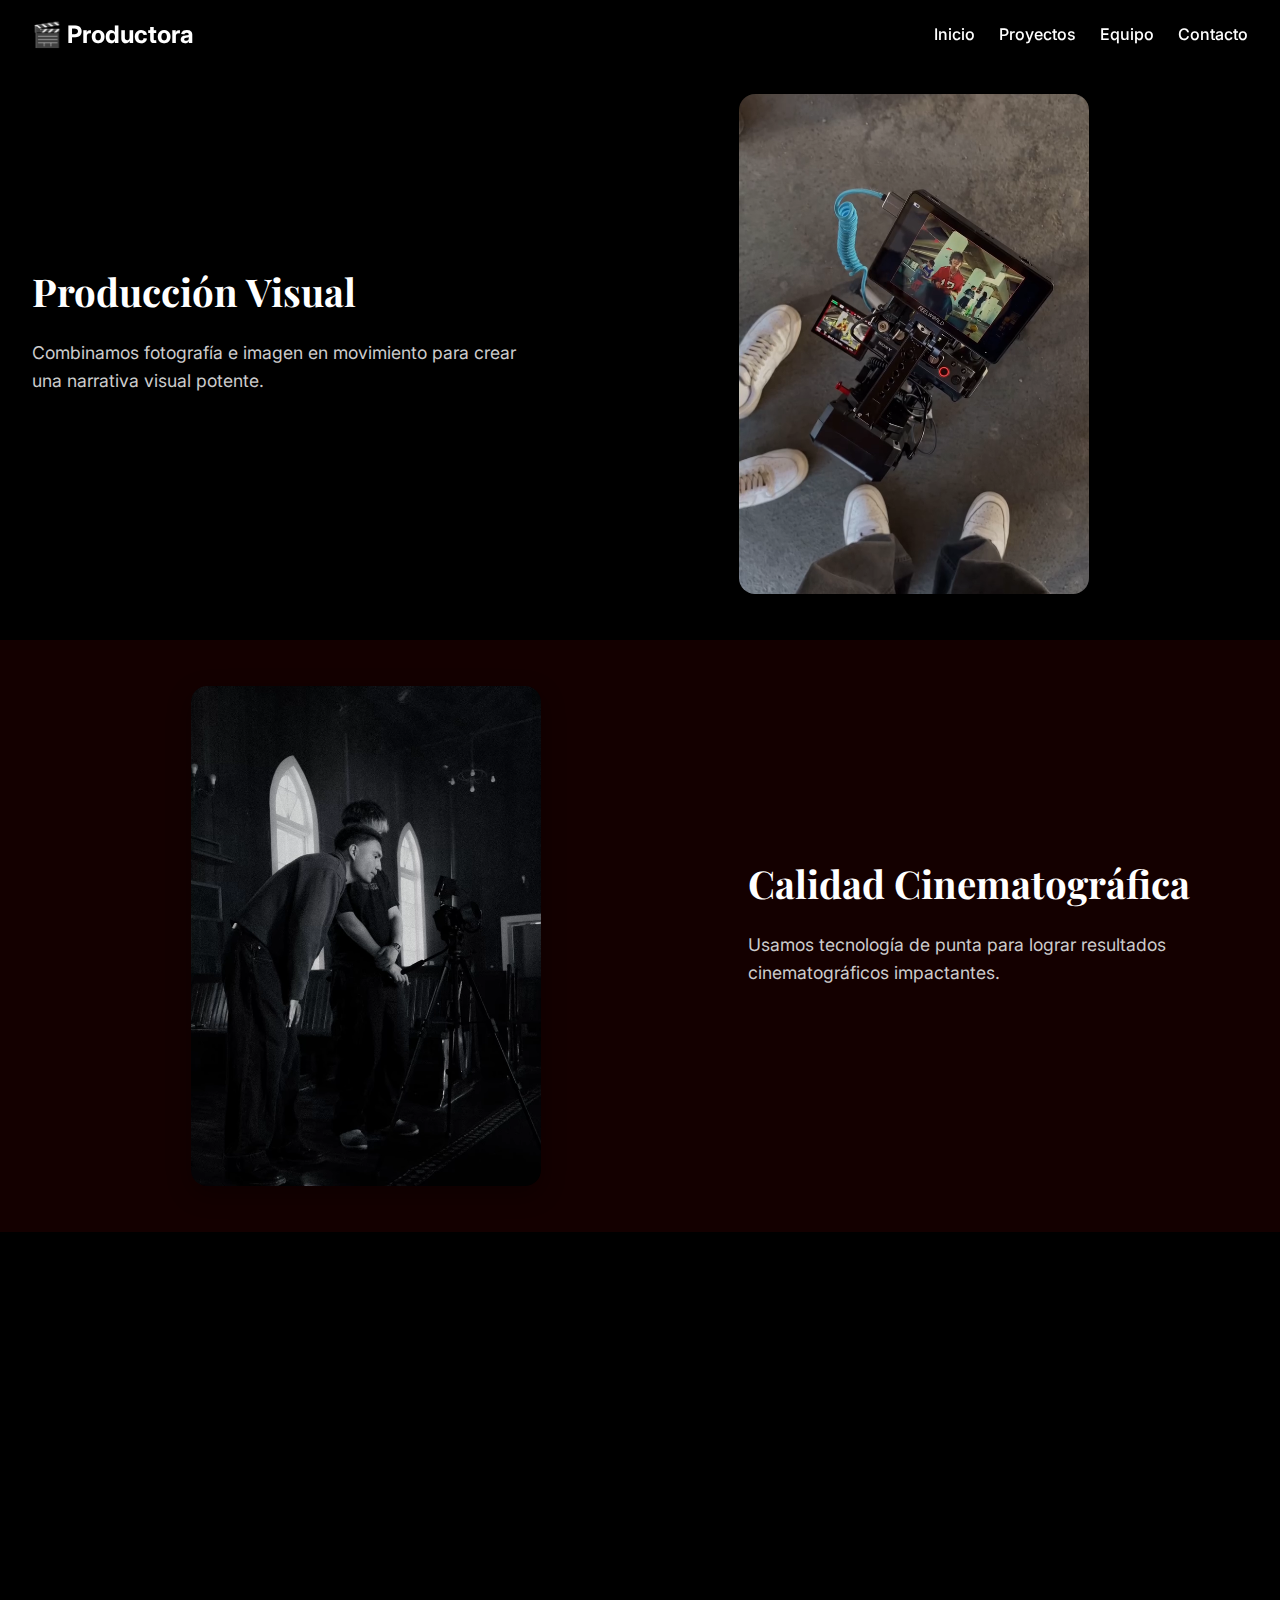
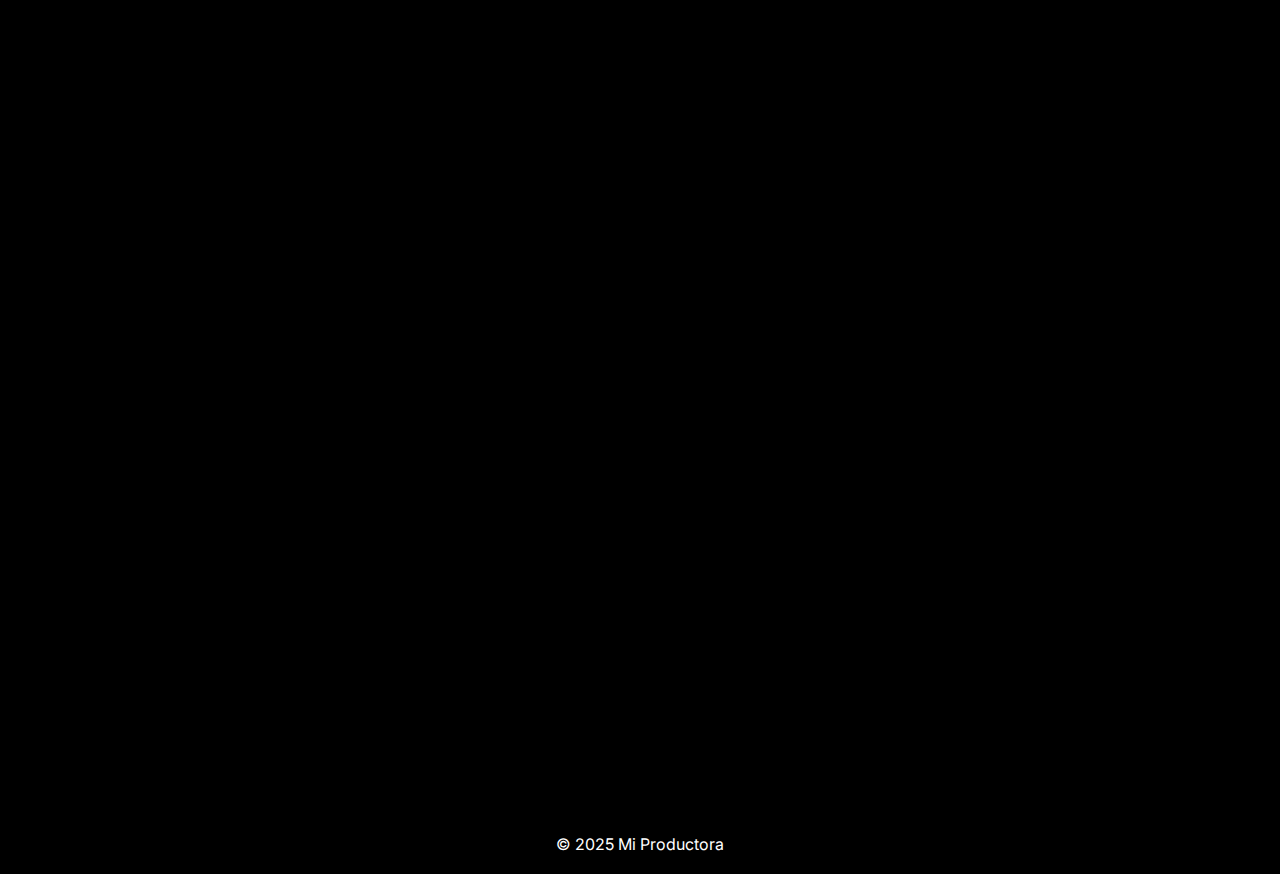
<file: about.html>
<!DOCTYPE html>
<html lang="es">
<head>
  <meta charset="UTF-8" />
  <meta name="viewport" content="width=device-width, initial-scale=1.0"/>
  <title>Equipo | Productora</title>
  <link href="https://fonts.googleapis.com/css2?family=Playfair+Display:wght@400;700&family=Inter:wght@400;600&display=swap" rel="stylesheet">
  <style>
    * {
      box-sizing: border-box;
      margin: 0; padding: 0;
    }

    body {
      font-family: 'Inter', sans-serif;
      background-color: black;
      color: white;
      line-height: 1.6;
      min-height: 100vh;
      display: flex;
      flex-direction: column;
    }

    .navbar {
      background-color: rgba(0, 0, 0, 0.7);
      display: flex;
      justify-content: space-between;
      align-items: center;
      padding: 1rem 2rem;
      position: fixed;
      width: 100%;
      z-index: 100;
    }

    .logo {
      font-size: 1.5rem;
      font-weight: bold;
    }

    .navbar ul {
      list-style: none;
      display: flex;
      gap: 1.5rem;
    }

    .navbar a {
      text-decoration: none;
      color: white;
      font-weight: 500;
      transition: color 0.3s;
    }

    .navbar a:hover {
      color: #ff3b3f;
    }
    main {
      margin-top: 3rem;
      flex: 1;
    }

    .section {
      min-height: 550px;
      background-color: rgba(0, 0, 0, 0.9);
      display: flex;
      align-items: center;
      justify-content: center;
      padding: 6rem 2rem;
      gap: 3rem;
      flex-wrap: wrap;
      opacity: 0;
      transform: translateY(20px);
      transition: opacity 1.2s ease-out, transform 1.6s ease-out;
    }

    /* Alterna dirección y fondo en secciones pares */
    .section:nth-child(even) {
      flex-direction: row-reverse;
      background-color: rgba(255, 0, 0, 0.08);
    }

    .section.visible {
      opacity: 1;
      transform: translateY(0);
    }

    .text-content {
      flex: 1 1 400px;
      max-width: 500px;
    }

    .text-content h2 {
      font-family: 'Playfair Display', serif;
      font-size: 2.4rem;
      margin-bottom: 1rem;
      color: white;
    }

    .text-content p {
      font-size: 1.1rem;
      margin-bottom: 2rem;
      color: #ccc;
    }

    .media-content {
      flex: 1 1 400px;
      display: flex;
      justify-content: center;
      align-items: center;
      min-height: 300px;
      max-height: 400px;
    }

    .media-content img,
    .media-content video {
      width: 100%;
      max-width: 400px;
      height: 100%;
      object-fit: cover;
      border-radius: 16px;
      box-shadow: 0 8px 24px rgba(0, 0, 0, 0.3);
      display: block;
    }

    footer {
      background: rgba(0, 0, 0, 0.7);
      text-align: center;
      padding: 1rem;
      margin-top: auto;
    }

    @media (max-width: 768px) {
      .section {
        flex-direction: column !important;
        text-align: center;
      }
      .text-content {
        max-width: 90%;
      }
      .media-content {
        max-width: 90%;
        min-height: auto;
        max-height: 300px;
      }
          footer {
      background: rgba(0, 0, 0, 0.7);
      text-align: center;
      padding: 1rem;
    }
      .navbar {
        flex-direction: column;
        align-items: flex-start;
      }

      .navbar ul {
        flex-direction: column;
        width: 100%;
      }
    }
  </style>
</head>
<body>
  <header class="navbar">
    <div class="logo">🎬 Productora</div>
    <nav>
      <ul>
        <li><a href="index.html">Inicio</a></li>
        <li><a href="proyectos.html">Proyectos</a></li>
        <li><a href="about.html">Equipo</a></li>
        <li><a href="contacto.html">Contacto</a></li>
      </ul>
    </nav>
  </header>
  <main>
    <!-- Sección 1 -->
    <section class="section">
      <div class="text-content">
        <h2>Producción Visual</h2>
        <p>Combinamos fotografía e imagen en movimiento para crear una narrativa visual potente.</p>
      </div>
      <div class="media-content" id="carousel1"></div>
    </section>

    <!-- Sección 2 -->
    <section class="section">
      <div class="text-content">
        <h2>Calidad Cinematográfica</h2>
        <p>Usamos tecnología de punta para lograr resultados cinematográficos impactantes.</p>
      </div>
      <div class="media-content" id="carousel2"></div>
    </section>

    <!-- Sección 3 -->
    <section class="section">
      <div class="text-content">
        <h2>Movilidad y Técnica</h2>
        <p>Capturamos desde múltiples ángulos gracias a estabilizadores, drones y lentes especiales.</p>
      </div>
      <div class="media-content" id="carousel3"></div>
    </section>

    <!-- Sección 4 -->
    <section class="section">
      <div class="text-content">
        <h2>Ambientes Inmersivos</h2>
        <p>Utilizamos iluminación y efectos como humo para reforzar la atmósfera de cada escena.</p>
      </div>
      <div class="media-content" id="carousel4"></div>
    </section>
  </main>

  <footer>
    &copy; 2025 Mi Productora
  </footer>

  <script>
    // Carruseles
    const carousels = [
      {
        id: "carousel1",
        files: [
          "images/equipo/equipo4.mp4",
          "images/equipo/equipo5.mp4",
          "images/equipo/equipo10.mp4",
          "images/equipo/equipo14.mp4",
          "images/equipo/equipo3.jpg"
        ]
      },
      {
        id: "carousel2",
        files: [
          "images/equipo/equipo6.mp4",
          "images/equipo/equipo7.mp4",
          "images/equipo/equipo8.mp4",
          "images/equipo/equipo9.mp4",
          "images/equipo/equipo11.mp4"
        ]
      },
      {
        id: "carousel3",
        files: [
          "images/equipo/equipo12.mp4",
          "images/equipo/equipo13.mp4",
          "images/equipo/equipo15.mp4",
          "images/equipo/equipo2.jpg",
          "images/equipo/equipo16.mp4"
        ]
      },
      {
        id: "carousel4",
        files: [
          "images/equipo/equipo17.mp4",
          "images/equipo/equipo18.mp4",
          "images/equipo/equipo19.mp4",
          "images/equipo/equipo1.jpg",
          "images/equipo/equipo20.mp4",
          "images/equipo/equipo21.mp4"
        ]
      }
    ];

    carousels.forEach(c => {
      const container = document.getElementById(c.id);
      let index = 0;

      function showMedia(src) {
        const ext = src.split('.').pop().toLowerCase();
        const media = (ext === 'mp4') ? document.createElement('video') : document.createElement('img');

        if (ext === 'mp4') {
          media.src = src;
          media.autoplay = true;
          media.loop = true;
          media.muted = true;
          media.playsInline = true;
        } else {
          media.src = src;
          media.alt = "Slide";
        }

        media.style.width = "350px";
        media.style.height = "500px";
        media.style.objectFit = "cover";

        container.innerHTML = '';
        container.appendChild(media);
      }

      showMedia(c.files[index]);
      index = (index + 1) % c.files.length;

      setInterval(() => {
        showMedia(c.files[index]);
        index = (index + 1) % c.files.length;
      }, 6000);
    });

    // Animación al hacer scroll
    const observer = new IntersectionObserver(entries => {
      entries.forEach(entry => {
        if (entry.isIntersecting) {
          entry.target.classList.add('visible');
          observer.unobserve(entry.target); // animar solo una vez
        }
      });
    }, { threshold: 0.1 });

    document.querySelectorAll('.section').forEach(section => {
      observer.observe(section);
    });
  </script>

</body>
</html>
</file>
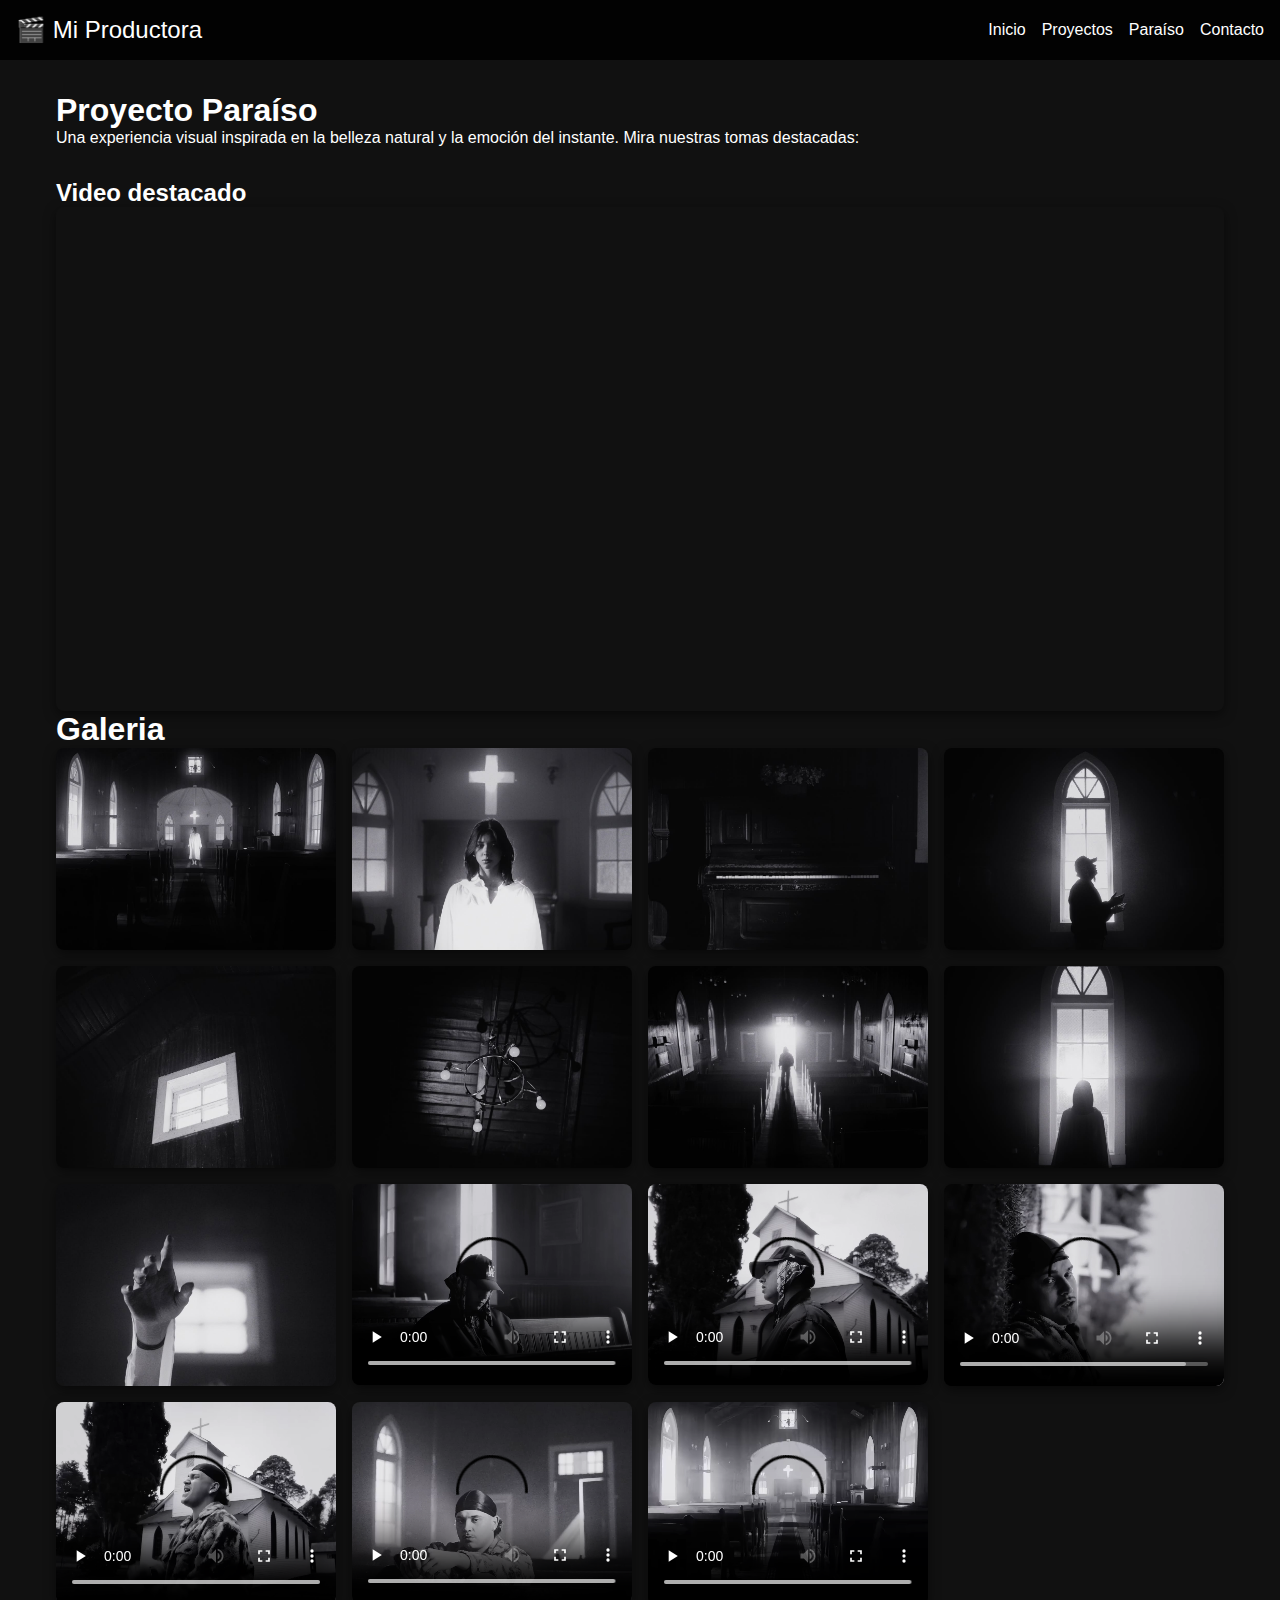
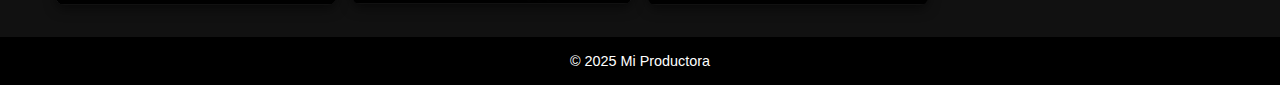
<file: paraiso.html>
<!DOCTYPE html>
<html lang="es">
<head>
  <meta charset="UTF-8" />
  <meta name="viewport" content="width=device-width, initial-scale=1.0" />
  <title>Paraiso | Mi Productora</title>
  <link rel="stylesheet" href="style.css" />
  <style>
    body {
      margin: 0;
      font-family: 'Segoe UI', sans-serif;
      background-color: #111;
      color: white;
    }

    header {
      padding: 1rem;
      background-color: rgba(0, 0, 0, 0.85);
      display: flex;
      justify-content: space-between;
      align-items: center;
    }

    header .logo {
      font-size: 1.5rem;
    }

    nav ul {
      list-style: none;
      display: flex;
      gap: 1rem;
    }

    nav ul li a {
      text-decoration: none;
      color: white;
    }

    .content {
      max-width: 1200px;
      margin: auto;
      padding: 2rem 1rem;
    }

    .gallery {
      display: grid;
      grid-template-columns: repeat(auto-fit, minmax(250px, 1fr));
      gap: 1rem;
    }

    .gallery img,
    .gallery video,
    .youtube-video {
      width: 100%;
      border-radius: 8px;
      box-shadow: 0 4px 12px rgba(0,0,0,0.5);
    }

    .youtube-video iframe {
      width: 100%;
      height: 315px;
      border: none;
      border-radius: 8px;
    }

    @media (min-width: 768px) {
      .youtube-video iframe {
        height: 500px;
      }
    }
  </style>
</head>
<body>
  <header>
    <div class="logo">🎬 Mi Productora</div>
    <nav>
      <ul>
        <li><a href="index.html">Inicio</a></li>
        <li><a href="proyectos.html">Proyectos</a></li>
        <li><a href="paraiso.html">Paraíso</a></li>
        <li><a href="contacto.html">Contacto</a></li>
      </ul>
    </nav>
  </header>

  <div class="content">
    <h1>Proyecto Paraíso</h1>
    <p>Una experiencia visual inspirada en la belleza natural y la emoción del instante. Mira nuestras tomas destacadas:</p>
    <h2 style="margin-top: 2rem;">Video destacado</h2>
    <div class="youtube-video">
        <iframe width="560" height="315" src="https://www.youtube.com/embed/nzbktftK69Y?si=5lrVEWvQIx0AgUvI" title="YouTube video player" frameborder="0" allow="accelerometer; autoplay; clipboard-write; encrypted-media; gyroscope; picture-in-picture; web-share" referrerpolicy="strict-origin-when-cross-origin" allowfullscreen></iframe>
    </div>
  <div><h1>Galeria</h1></div>
    <div class="gallery">
      <img src="images/paraiso/paraiso1.jpeg" alt="Escena 1 de Paraíso" />
      <img src="images/paraiso/paraiso2.jpeg" alt="Escena 2 de Paraíso" />
      <img src="images/paraiso/paraiso3.jpeg" alt="Escena 2 de Paraíso" />
      <img src="images/paraiso/paraiso4.jpeg" alt="Escena 2 de Paraíso" />
      <img src="images/paraiso/paraiso5.jpeg" alt="Escena 2 de Paraíso" />
      <img src="images/paraiso/paraiso6.jpeg" alt="Escena 2 de Paraíso" />
      <img src="images/paraiso/paraiso7.jpeg" alt="Escena 2 de Paraíso" />
      <img src="images/paraiso/paraiso8.jpeg" alt="Escena 2 de Paraíso" />
      <img src="images/paraiso/paraiso9.jpeg" alt="Escena 2 de Paraíso" />
      <video controls>
        <source src="images/paraiso/paraiso10.mp4" type="video/mp4" />
        Tu navegador no soporta el video.
      </video>
      <video controls>
        <source src="images/paraiso/paraiso11.mp4" type="video/mp4" />
        Tu navegador no soporta el video.
      </video>
      <video controls>
        <source src="images/paraiso/paraiso12.mp4" type="video/mp4" />
        Tu navegador no soporta el video.
      </video>
      <video controls>
        <source src="images/paraiso/paraiso13.mp4" type="video/mp4" />
        Tu navegador no soporta el video.
      </video>
      <video controls>
        <source src="images/paraiso/paraiso14.mp4" type="video/mp4" />
        Tu navegador no soporta el video.
      </video>
      <video controls>
        <source src="images/paraiso/paraiso15.mp4" type="video/mp4" />
        Tu navegador no soporta el video.
      </video>
    </div>


  </div>

  <footer style="text-align:center; padding: 1rem; background:#000;">
    <p>&copy; 2025 Mi Productora</p>
  </footer>
</body>
</html>
</file>
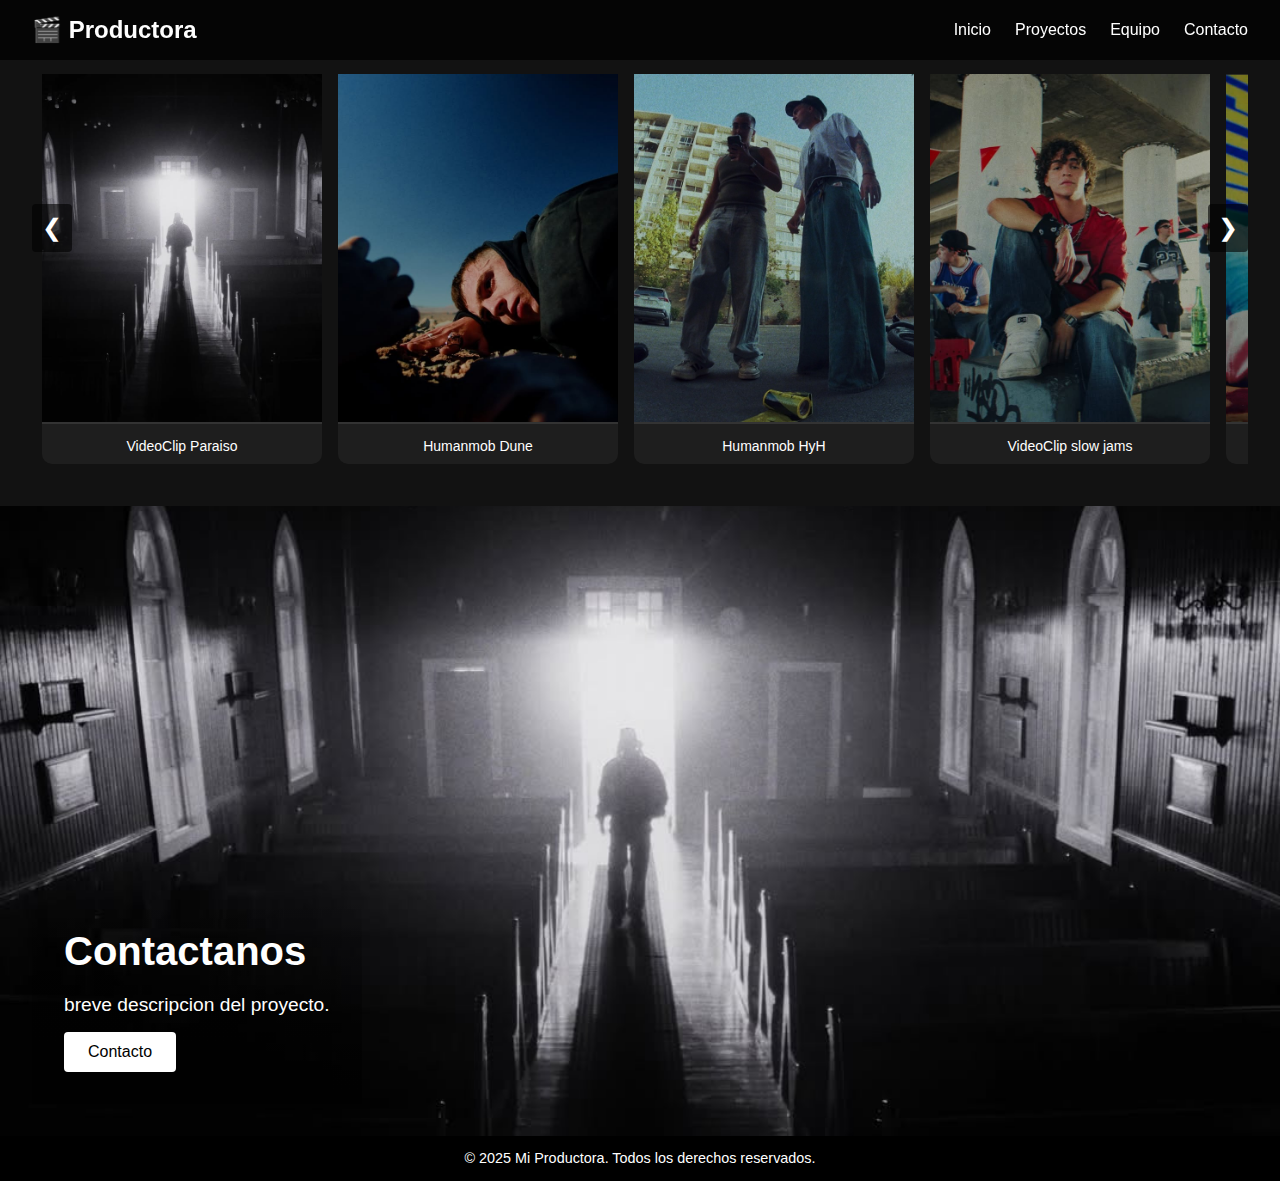
<file: proyectos.html>
<!DOCTYPE html>
<html lang="es">
<head>
  <meta charset="UTF-8" />
  <meta name="viewport" content="width=device-width, initial-scale=1.0"/>
  <title>Proyectos | Productora</title>
  <link rel="stylesheet" href="style.css" />
  <style>
    body {
      margin: 0;
      font-family: 'Segoe UI', sans-serif;
      background-color: #111;
      color: white;
    }

    .navbar {
      background-color: rgba(0, 0, 0, 0.7);
      display: flex;
      justify-content: space-between;
      align-items: center;
      padding: 1rem 2rem;
      position: fixed;
      width: 100%;
      z-index: 100;
    }

    .logo {
      font-size: 1.5rem;
      font-weight: bold;
    }

    .navbar ul {
      list-style: none;
      display: flex;
      gap: 1.5rem;
    }

    .navbar a {
      text-decoration: none;
      color: white;
      font-weight: 500;
      transition: color 0.3s;
    }

    .navbar a:hover {
      color: #ff3b3f;
    }

    .hero-banner {
      position: relative;
      height: 70vh;
      background-image: url('images/paraiso/paraiso7.jpeg');
      background-size: cover;
      background-position: center;
      display: flex;
      align-items: flex-end;
      padding: 2em;
    }

    .hero-content {
      background: linear-gradient(to top, rgba(0, 0, 0, 0.7), transparent);
      padding: 2em;
    }

    .hero-content h1 {
      font-size: 2.5em;
      margin-bottom: 0.5em;
    }

    .hero-content p {
      font-size: 1.2em;
    }

    .play-button {
      background-color: white;
      color: black;
      padding: 0.7em 1.5em;
      font-size: 1em;
      border: none;
      border-radius: 4px;
      cursor: pointer;
      margin-top: 1em;
    }

    /* CARRUSEL */
    .carousel-container {
      padding: 2em;
      background: #121212;
      text-align: center;
    }

    .carousel-wrapper {
      margin-top: 2rem;
      position: relative;
      overflow: hidden;
    }

    .carousel-track {
      display: flex;
      overflow-x: auto;
      scroll-behavior: smooth;
      gap: 1em;
      padding: 10px;
    }

    .project-card {
      flex: 0 0 auto;
      width: 280px;
      background-color: #1e1e1e;
      border-radius: 10px;
      text-align: center;
      text-decoration: none;
      color: white;
      transition: transform 0.3s ease;
    }

    .project-card img {
      width: 100%;
      height: 350px;
      object-fit: cover;
      border-bottom: 2px solid #333;
    }

    .project-card p {
      margin: 10px 0;
      font-size: 14px;
    }

    .project-card:hover {
      transform: scale(1.05);
      background-color: red;
    }

    .carousel-button {
      display: none;
      position: absolute;
      top: 40%;
      transform: translateY(-50%);
      font-size: 24px;
      background: rgba(0, 0, 0, 0.6);
      border: none;
      color: white;
      padding: 10px;
      cursor: pointer;
      z-index: 1;
    }

    .carousel-button.prev {
      left: 0;
    }

    .carousel-button.next {
      right: 0;
    }

    @media (min-width: 768px) {
      .carousel-button {
        display: block;
      }

      .carousel-track {
        overflow-x: hidden;
      }

    }

    footer {
      text-align: center;
      padding: 1em;
      background-color: #000;
    }
  </style>
</head>
<body>

  <header class="navbar">
    <div class="logo">🎬 Productora</div>
    <nav>
      <ul>
        <li><a href="index.html">Inicio</a></li>
        <li><a href="proyectos.html">Proyectos</a></li>
        <li><a href="about.html">Equipo</a></li>
        <li><a href="contacto.html">Contacto</a></li>
      </ul>
    </nav>
  </header>

  <!-- Carrusel con auto-slide -->
  <section class="carousel-container">
    <div class="carousel-wrapper">
      <button class="carousel-button prev">&#10094;</button>

      <div class="carousel-track" id="carouselTrack">
        <a href="paraiso.html" class="project-card">
          <img src="images/paraiso/paraiso7.jpeg" alt="Paraiso" />
          <p>VideoClip Paraiso</p>
        </a>
        <a href="humanmobdesert.html" class="project-card">
          <img src="images/humanmobdesert/desert9.jpg" alt="Humanmob" />
          <p>Humanmob Dune</p>
        </a>
        <a href="humanmobhyh.html" class="project-card">
          <img src="images/humanmobhyh/hyh1.jpg" alt="Humanmob" />
          <p>Humanmob HyH</p>
        </a>
        <a href="slowjams.html" class="project-card">
          <img src="images/slowjams/slowjams13.jpg" alt="slow jams" />
          <p>VideoClip slow jams</p>
        </a>
        <a href="stella.html" class="project-card">
          <img src="images/stella/stella8.png" alt="Stella" />
          <p>VideoClip Stella</p>
        </a>
      </div>

      <button class="carousel-button next">&#10095;</button>
    </div>
  </section>
  <!-- Hero principal -->
  <section class="hero-banner">
    <div class="hero-content">
      <h1>Contactanos</h1>
      <p>breve descripcion del proyecto.</p>
      <button class="play-button">Contacto</button>
    </div>
  </section>
  <footer>
    <p>&copy; 2025 Mi Productora. Todos los derechos reservados.</p>
  </footer>

  <!-- JS para auto-slide -->
  <script>
    const track = document.getElementById('carouselTrack');
    const nextBtn = document.querySelector('.carousel-button.next');
    const prevBtn = document.querySelector('.carousel-button.prev');

    let scrollStep = 200;

    function autoScroll() {
      if (track.scrollLeft + track.clientWidth >= track.scrollWidth) {
        track.scrollTo({ left: 0, behavior: 'smooth' });
      } else {
        track.scrollBy({ left: scrollStep, behavior: 'smooth' });
      }
    }

    let autoSlide = setInterval(autoScroll, 3000);

    nextBtn.addEventListener('click', () => {
      track.scrollBy({ left: scrollStep, behavior: 'smooth' });
      resetAutoSlide();
    });

    prevBtn.addEventListener('click', () => {
      track.scrollBy({ left: -scrollStep, behavior: 'smooth' });
      resetAutoSlide();
    });

    function resetAutoSlide() {
      clearInterval(autoSlide);
      autoSlide = setInterval(autoScroll, 3000);
    }

    track.addEventListener('touchstart', resetAutoSlide);
  </script>

</body>
</html>
</file>
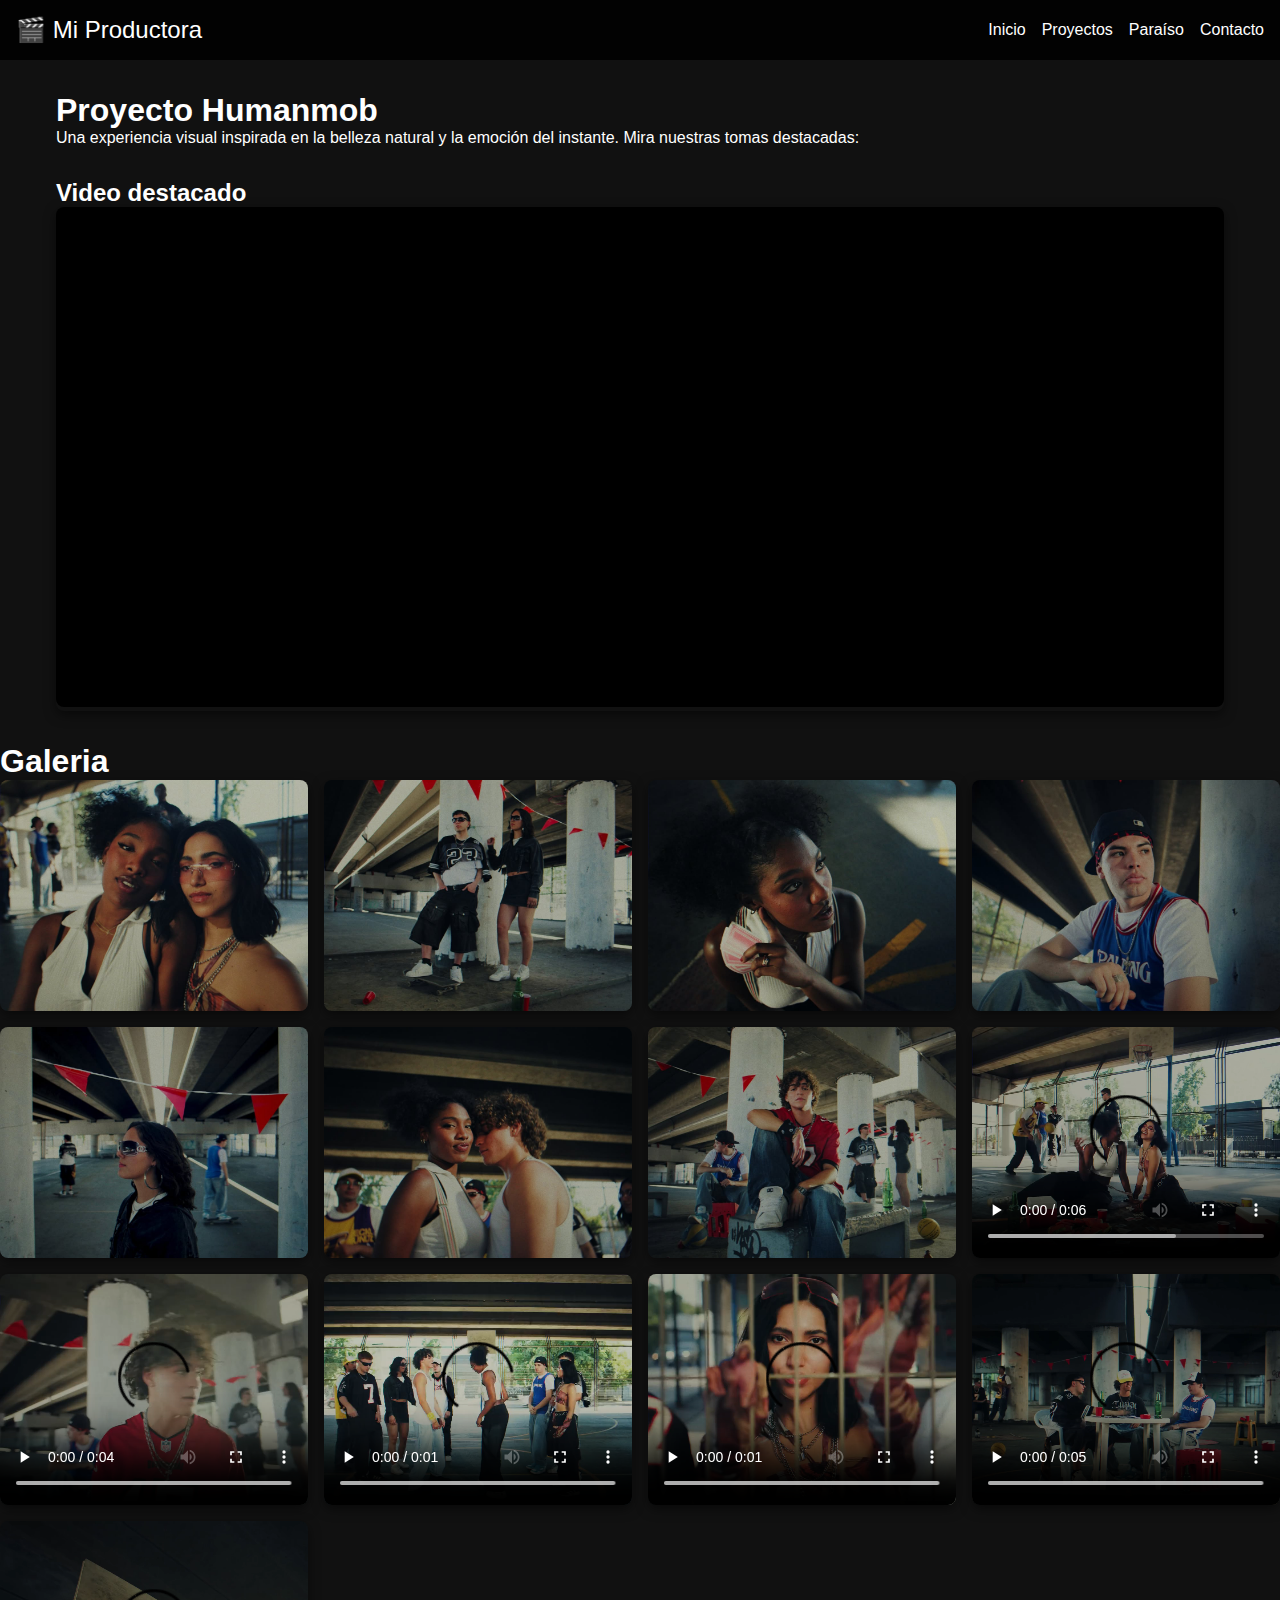
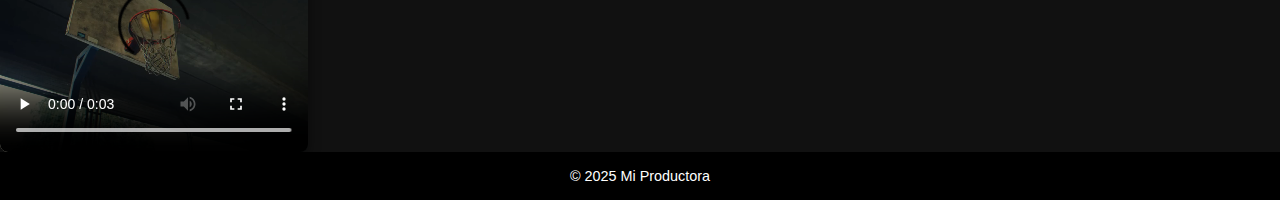
<file: slowjams.html>
<!DOCTYPE html>
<html lang="es">
<head>
  <meta charset="UTF-8" />
  <meta name="viewport" content="width=device-width, initial-scale=1.0" />
  <title>Humanmob | Mi Productora</title>
  <link rel="stylesheet" href="style.css" />
  <style>
    body {
      margin: 0;
      font-family: 'Segoe UI', sans-serif;
      background-color: #111;
      color: white;
    }

    header {
      padding: 1rem;
      background-color: rgba(0, 0, 0, 0.85);
      display: flex;
      justify-content: space-between;
      align-items: center;
    }

    header .logo {
      font-size: 1.5rem;
    }

    nav ul {
      list-style: none;
      display: flex;
      gap: 1rem;
    }

    nav ul li a {
      text-decoration: none;
      color: white;
    }

    .content {
      max-width: 1200px;
      margin: auto;
      padding: 2rem 1rem;
    }

    .gallery {
      display: grid;
      grid-template-columns: repeat(auto-fit, minmax(250px, 1fr));
      gap: 1rem;
    }

    .gallery img,
    .gallery video,
    .youtube-video {
      width: 100%;
      border-radius: 8px;
      box-shadow: 0 4px 12px rgba(0,0,0,0.5);
    }

    .youtube-video iframe {
      width: 100%;
      height: 315px;
      border: none;
      border-radius: 8px;
    }

    @media (min-width: 768px) {
      .youtube-video iframe {
        height: 500px;
        background-color: black;
      }
    }
  </style>
</head>
<body>
  <header>
    <div class="logo">🎬 Mi Productora</div>
    <nav>
      <ul>
        <li><a href="index.html">Inicio</a></li>
        <li><a href="proyectos.html">Proyectos</a></li>
        <li><a href="paraiso.html">Paraíso</a></li>
        <li><a href="contacto.html">Contacto</a></li>
      </ul>
    </nav>
  </header>

  <div class="content">
    <h1>Proyecto Humanmob</h1>
    <p>Una experiencia visual inspirada en la belleza natural y la emoción del instante. Mira nuestras tomas destacadas:</p>
        <h2 style="margin-top: 2rem;">Video destacado</h2>
    <div class="youtube-video">
        <iframe width="560" height="315" src="https://www.youtube.com/embed/crRpzLlQpLY?si=T8YyeVfiO7cvP4go" title="YouTube video player" frameborder="0" allow="accelerometer; autoplay; clipboard-write; encrypted-media; gyroscope; picture-in-picture; web-share" referrerpolicy="strict-origin-when-cross-origin" allowfullscreen></iframe>          </div>
  </div>
    <div><h1>Galeria</h1></div>
    <div class="gallery">
      <img src="images/slowjams/slowjams1.jpg" alt="Escena 1 de Humanmob" />
      <img src="images/slowjams/slowjams3.jpg" alt="Escena 1 de Humanmob" />
      <img src="images/slowjams/slowjams5.jpg" alt="Escena 1 de Humanmob" />
      <img src="images/slowjams/slowjams7.jpg" alt="Escena 1 de Humanmob" />
      <img src="images/slowjams/slowjams9.jpg" alt="Escena 1 de Humanmob" />
      <img src="images/slowjams/slowjams11.jpg" alt="Escena 1 de Humanmob" />
      <img src="images/slowjams/slowjams13.jpg" alt="Escena 1 de Humanmob" />

      <video controls>
        <source src="images/slowjams/slowjams2.mp4" type="video/mp4" />
        Tu navegador no soporta el video.
      </video>
      <video controls>
        <source src="images/slowjams/slowjams4.mp4" type="video/mp4" />
        Tu navegador no soporta el video.
      </video>
      <video controls>
        <source src="images/slowjams/slowjams6.mp4" type="video/mp4" />
        Tu navegador no soporta el video.
      </video>
      <video controls>
        <source src="images/slowjams/slowjams8.mp4" type="video/mp4" />
        Tu navegador no soporta el video.
      </video>
      <video controls>
        <source src="images/slowjams/slowjams10.mp4" type="video/mp4" />
        Tu navegador no soporta el video.
      </video>
      <video controls>
        <source src="images/slowjams/slowjams12.mp4" type="video/mp4" />
        Tu navegador no soporta el video.
      </video>
 
    </div>


  <footer style="text-align:center; padding: 1rem; background:#000;">
    <p>&copy; 2025 Mi Productora</p>
  </footer>
</body>
</html>
</file>
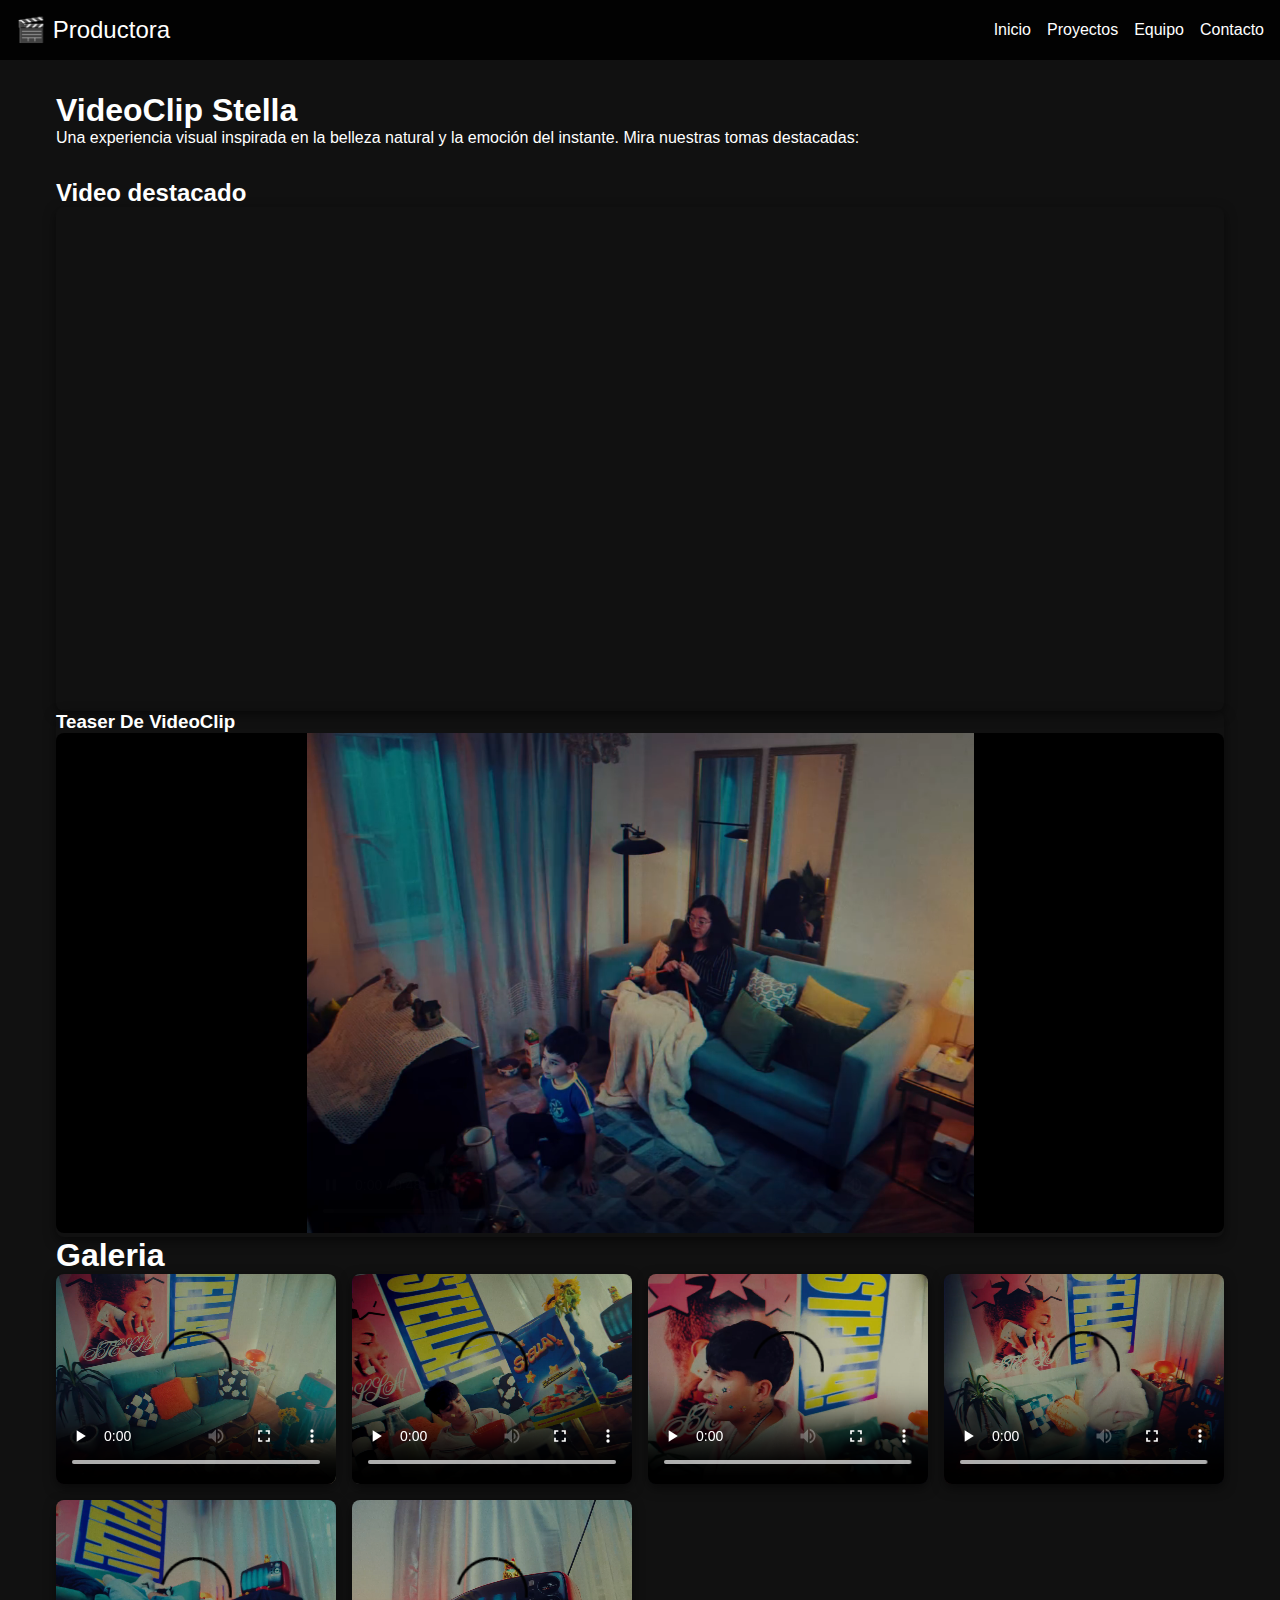
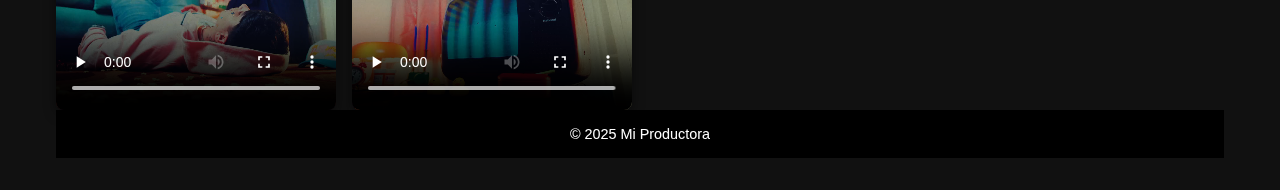
<file: stella.html>
<!DOCTYPE html>
<html lang="es">
<head>
  <meta charset="UTF-8" />
  <meta name="viewport" content="width=device-width, initial-scale=1.0" />
  <title>Stella | Productora</title>
  <link rel="stylesheet" href="style.css" />
  <style>
    body {
      margin: 0;
      font-family: 'Segoe UI', sans-serif;
      background-color: #111;
      color: white;
    }

    header {
      padding: 1rem;
      background-color: rgba(0, 0, 0, 0.85);
      display: flex;
      justify-content: space-between;
      align-items: center;
    }

    header .logo {
      font-size: 1.5rem;
    }

    nav ul {
      list-style: none;
      display: flex;
      gap: 1rem;
    }

    nav ul li a {
      text-decoration: none;
      color: white;
    }

    .content {
      max-width: 1200px;
      margin: auto;
      padding: 2rem 1rem;
    }

    .gallery {
      display: grid;
      grid-template-columns: repeat(auto-fit, minmax(250px, 1fr));
      gap: 1rem;
    }

    .gallery img,
    .gallery video,
    .youtube-video {
      width: 100%;
      border-radius: 8px;
      box-shadow: 0 4px 12px rgba(0,0,0,0.5);
    }

    .youtube-video iframe {
      width: 100%;
      height: 315px;
      border: none;
      border-radius: 8px;
    }

    @media (min-width: 768px) {
      .youtube-video iframe {
        height: 500px;
      }
    }
  </style>
</head>
<body>
  <header>
    <div class="logo">🎬 Productora</div>
    <nav>
      <ul>
        <li><a href="index.html">Inicio</a></li>
        <li><a href="proyectos.html">Proyectos</a></li>
        <li><a href="about.html">Equipo</a></li>
        <li><a href="contacto.html">Contacto</a></li>
      </ul>
    </nav>
  </header>

  <div class="content">
    <h1>VideoClip Stella</h1>
    <p>Una experiencia visual inspirada en la belleza natural y la emoción del instante. Mira nuestras tomas destacadas:</p>
    <h2 style="margin-top: 2rem;">Video destacado</h2>
    <div class="youtube-video">
       <iframe width="560" height="315" src="https://www.youtube.com/embed/B8OP2_wQ7LI?si=qJNGrAR_PIqnVtP_" title="YouTube video player" frameborder="0" allow="accelerometer; autoplay; clipboard-write; encrypted-media; gyroscope; picture-in-picture; web-share" referrerpolicy="strict-origin-when-cross-origin" allowfullscreen></iframe>    </div>
  <div>
  <div class="youtube-video">
    <h3>Teaser De VideoClip</h3>
       <iframe width="560" height="315" src="images/stella/stella7.mp4" title="YouTube video player" frameborder="0" allow="accelerometer; autoplay; clipboard-write; encrypted-media; gyroscope; picture-in-picture; web-share" referrerpolicy="strict-origin-when-cross-origin" allowfullscreen></iframe>    </div>
  <div>
    
    <h1>Galeria</h1></div>
    <div class="gallery">
      <video controls>
        <source src="images/stella/stella1.mp4" type="video/mp4" />
        Tu navegador no soporta el video.
      </video>
      <video controls>
        <source src="images/stella/stella2.mp4" type="video/mp4" />
        Tu navegador no soporta el video.
      </video>
      <video controls>
        <source src="images/stella/stella3.mp4" type="video/mp4" />
        Tu navegador no soporta el video.
      </video>
      <video controls>
        <source src="images/stella/stella4.mp4" type="video/mp4" />
        Tu navegador no soporta el video.
      </video>
      <video controls>
        <source src="images/stella/stella5.mp4" type="video/mp4" />
        Tu navegador no soporta el video.
      </video>
      <video controls>
        <source src="images/stella/stella6.mp4" type="video/mp4" />
        Tu navegador no soporta el video.
      </video>

    </div>


  </div>

  <footer style="text-align:center; padding: 1rem; background:#000;">
    <p>&copy; 2025 Mi Productora</p>
  </footer>
</body>
</html>
</file>
<file: style.css>
* {
  margin: 0;
  padding: 0;
  box-sizing: border-box;
  font-family: 'Segoe UI', sans-serif;
}

body {
  background-color: #141414;
  color: #fff;
  min-height: 100vh;
}


.navbar {
      background: rgba(0, 0, 0, 0.7);
      display: flex;
      justify-content: space-between;
      align-items: center;
      padding: 1rem 2rem;
    }

.navbar .logo {
      font-size: 1.5rem;
    }

.navbar ul {
      list-style: none;
      display: flex;
      gap: 1rem;
    }

.navbar a {
      color: white;
      text-decoration: none;
      transition: color 0.3s;
    }

.navbar a:hover {
      color: #ff4f4f;
    }

.container {
  padding: 2em;
}

.grid {
  display: grid;
  grid-template-columns: repeat(auto-fill, minmax(180px, 1fr));
  gap: 1em;
}

.card {
  background: #222;
  border-radius: 8px;
  overflow: hidden;
  text-align: center;
}

.card img {
  width: 100%;
  height: auto;
}

.card p {
  padding: 0.5em;
}

input, textarea, button {
  padding: 0.8em;
  font-size: 1em;
  border: none;
  border-radius: 4px;
}

button {
  background-color: #e50914;
  color: white;
  cursor: pointer;
}

button:hover {
  background-color: #b00610;
}

footer {
  background-color: #000;
  text-align: center;
  padding: 1em;
  font-size: 0.9em;
}
</file>
